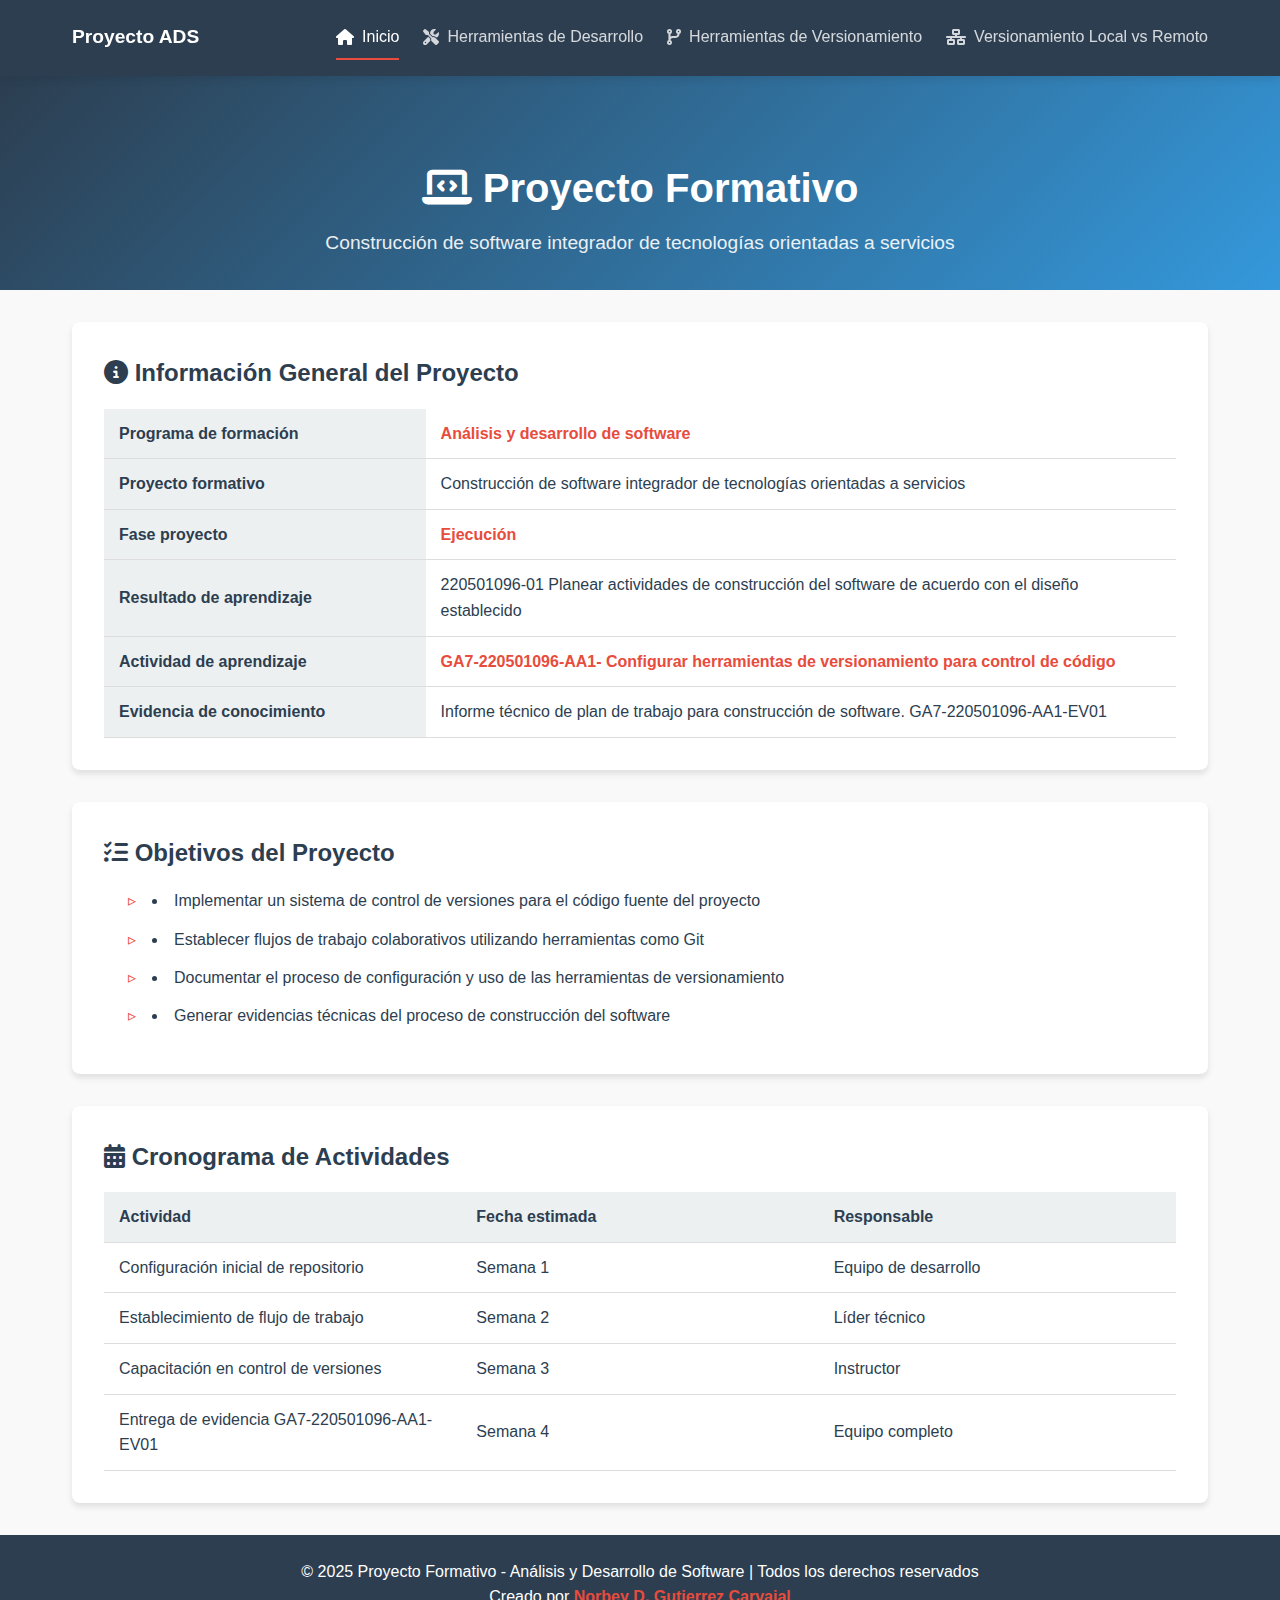
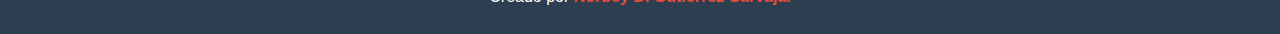
<file: index.html>
<!DOCTYPE html>
<html lang="es">
<head>
  <meta charset="UTF-8">
  <meta name="viewport" content="width=device-width, initial-scale=1.0">
  <title>Proyecto Formativo - Construcción de Software</title>
  <link rel="stylesheet" href="https://cdnjs.cloudflare.com/ajax/libs/font-awesome/6.4.0/css/all.min.css">
  <link rel="stylesheet" href="css/index.css">
</head>
<body>
<!-- Barra de Navegación -->
<nav class="main-nav">
  <div class="nav-container">
    <a href="index.html" class="nav-logo">Proyecto ADS</a>
    <div class="nav-links">
      <a href="index.html" class="nav-link active"><i class="fas fa-home"></i> Inicio</a>
      <a href="herramientas-desarrollo.html" class="nav-link"><i class="fas fa-tools"></i> Herramientas de Desarrollo</a>
      <a href="herramientas-versionamiento.html" class="nav-link"><i class="fas fa-code-branch"></i> Herramientas de Versionamiento</a>
      <a href="versionamiento.html" class="nav-link"><i class="fas fa-network-wired"></i> Versionamiento Local vs Remoto</a>
    </div>
  </div>
</nav>

<header>
  <div class="header-content">
    <h1><i class="fas fa-laptop-code"></i> Proyecto Formativo</h1>
    <p class="subtitle">Construcción de software integrador de tecnologías orientadas a servicios</p>
  </div>
</header>

<main class="container">
  <section class="info-card">
    <h2><i class="fas fa-info-circle"></i> Información General del Proyecto</h2>
    <table>
      <tr>
        <th>Programa de formación</th>
        <td class="highlight">Análisis y desarrollo de software</td>
      </tr>
      <tr>
        <th>Proyecto formativo</th>
        <td>Construcción de software integrador de tecnologías orientadas a servicios</td>
      </tr>
      <tr>
        <th>Fase proyecto</th>
        <td class="highlight">Ejecución</td>
      </tr>
      <tr>
        <th>Resultado de aprendizaje</th>
        <td>220501096-01 Planear actividades de construcción del software de acuerdo con el diseño establecido</td>
      </tr>
      <tr>
        <th>Actividad de aprendizaje</th>
        <td class="highlight">GA7-220501096-AA1- Configurar herramientas de versionamiento para control de código</td>
      </tr>
      <tr>
        <th>Evidencia de conocimiento</th>
        <td>Informe técnico de plan de trabajo para construcción de software. GA7-220501096-AA1-EV01</td>
      </tr>
    </table>
  </section>

  <section class="info-card">
    <h2><i class="fas fa-tasks"></i> Objetivos del Proyecto</h2>
    <ul class="custom-list">
      <li>Implementar un sistema de control de versiones para el código fuente del proyecto</li>
      <li>Establecer flujos de trabajo colaborativos utilizando herramientas como Git</li>
      <li>Documentar el proceso de configuración y uso de las herramientas de versionamiento</li>
      <li>Generar evidencias técnicas del proceso de construcción del software</li>
    </ul>
  </section>

  <section class="info-card">
    <h2><i class="fas fa-calendar-alt"></i> Cronograma de Actividades</h2>
    <table>
      <tr>
        <th>Actividad</th>
        <th>Fecha estimada</th>
        <th>Responsable</th>
      </tr>
      <tr>
        <td>Configuración inicial de repositorio</td>
        <td>Semana 1</td>
        <td>Equipo de desarrollo</td>
      </tr>
      <tr>
        <td>Establecimiento de flujo de trabajo</td>
        <td>Semana 2</td>
        <td>Líder técnico</td>
      </tr>
      <tr>
        <td>Capacitación en control de versiones</td>
        <td>Semana 3</td>
        <td>Instructor</td>
      </tr>
      <tr>
        <td>Entrega de evidencia GA7-220501096-AA1-EV01</td>
        <td>Semana 4</td>
        <td>Equipo completo</td>
      </tr>
    </table>
  </section>
</main>

<footer>
  <p>© 2025 Proyecto Formativo - Análisis y Desarrollo de Software | Todos los derechos reservados</p>
  <p class="creator">Creado por <span class="highlight">Norbey D. Gutierrez Carvajal</span></p>
</footer>
</body>
</html>
</file>
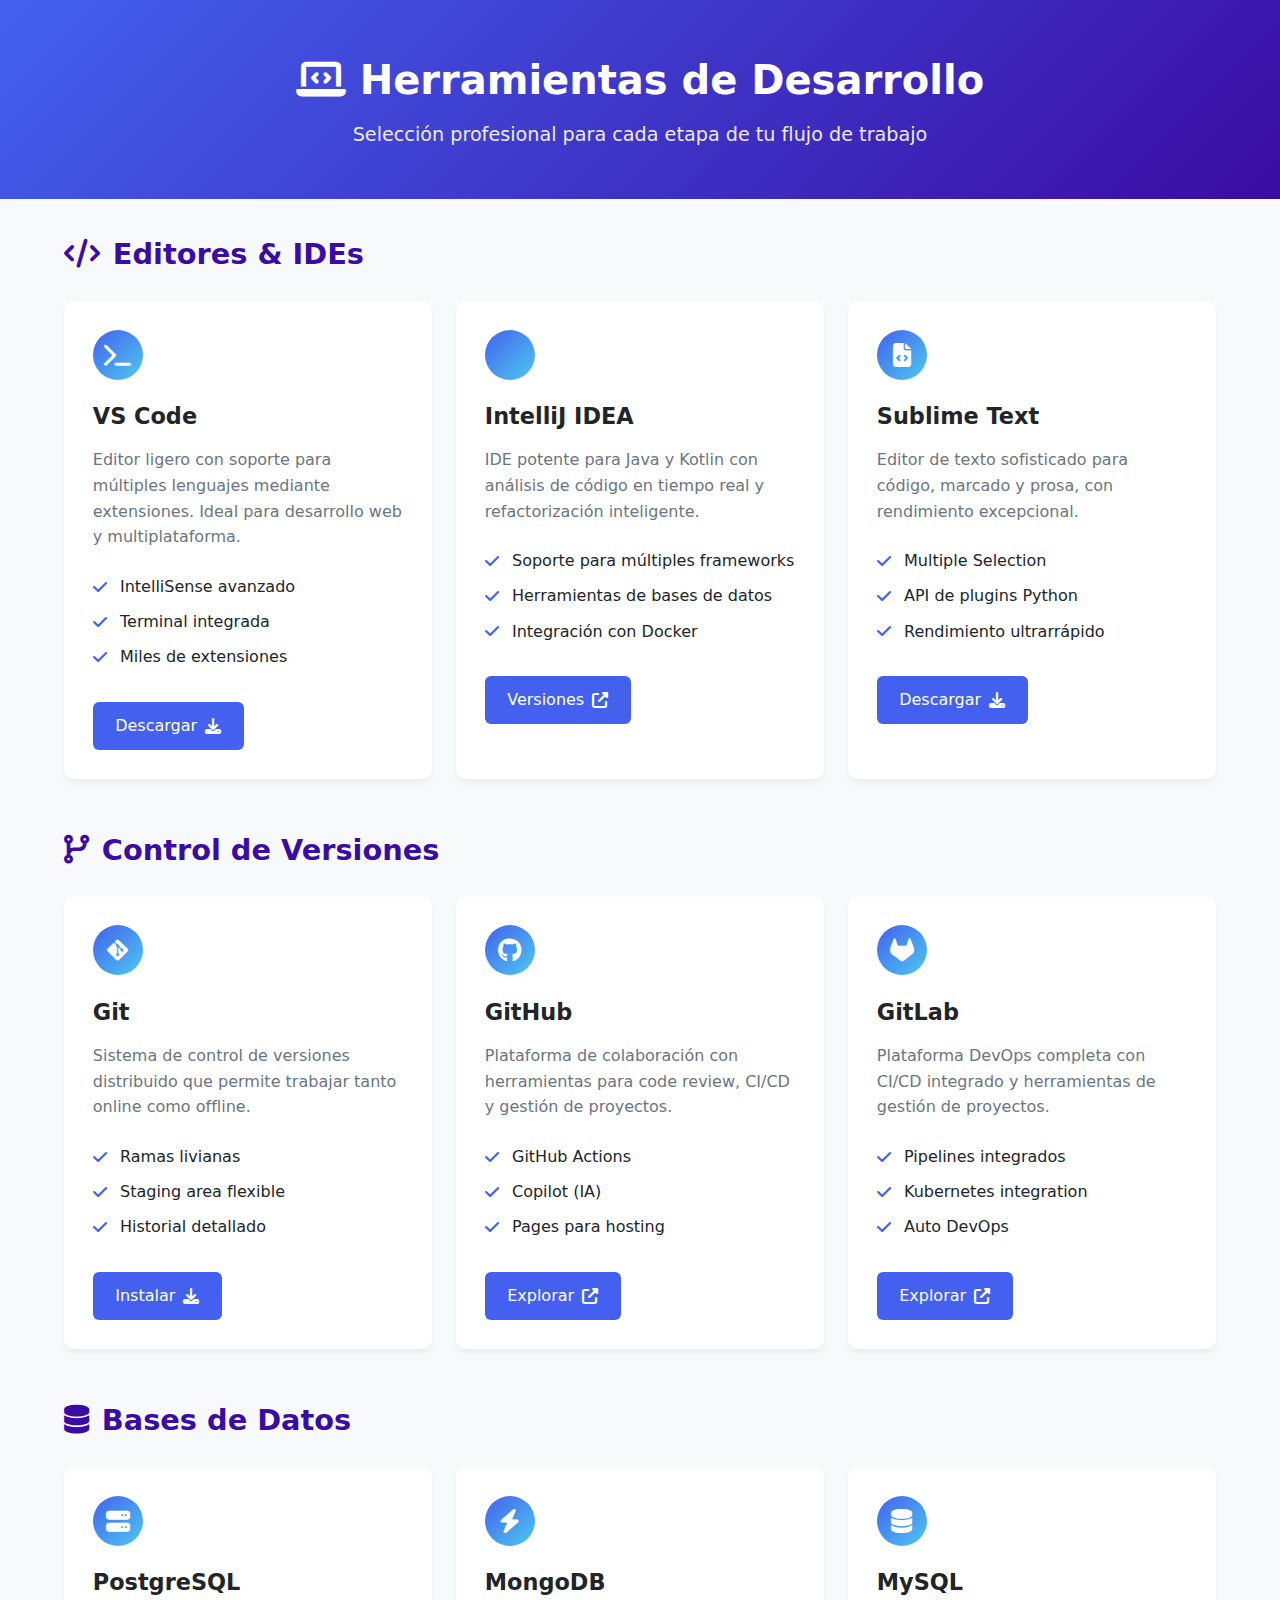
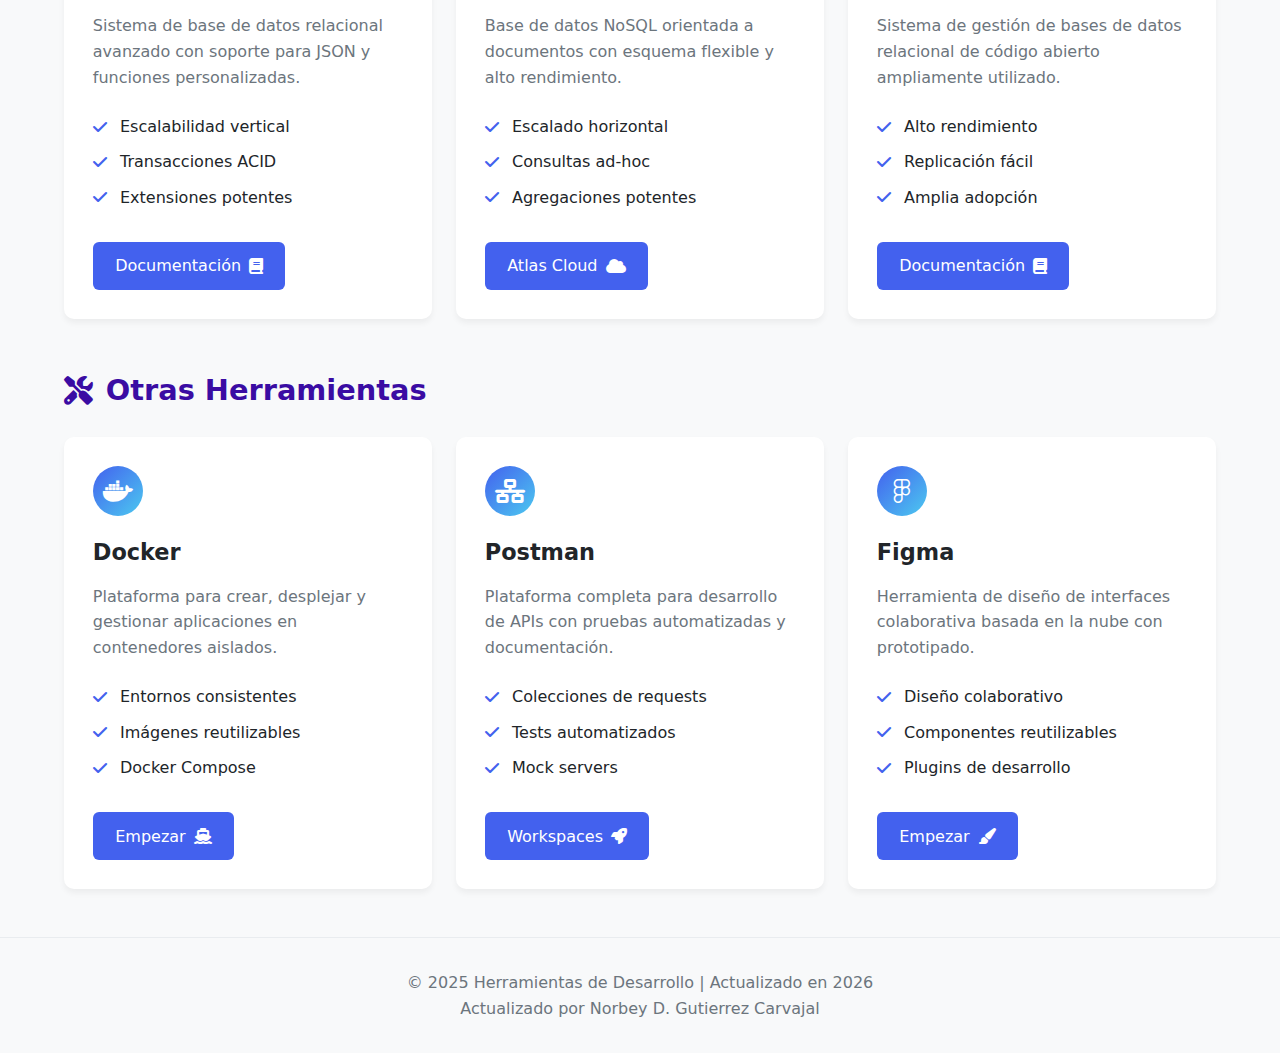
<file: herramientas-desarrollo.html>
<!DOCTYPE html>
<html lang="es">
<head>
  <meta charset="UTF-8">
  <meta name="viewport" content="width=device-width, initial-scale=1.0">
  <title>Herramientas Esenciales de Desarrollo</title>
  <link rel="stylesheet" href="https://cdnjs.cloudflare.com/ajax/libs/font-awesome/6.4.0/css/all.min.css">
  <link rel="stylesheet" href="css/estilos-herramientas.css">
</head>
<body>
<header>
  <h1><i class="fas fa-laptop-code"></i> Herramientas de Desarrollo</h1>
  <p class="subtitle">Selección profesional para cada etapa de tu flujo de trabajo</p>
</header>

<main>
  <div class="tools-container">
    <!-- Editores de Código -->
    <section class="tool-section">
      <h2><i class="fas fa-code"></i> Editores & IDEs</h2>
      <div class="tools-grid">
        <article class="tool-card">
          <div class="tool-icon">
            <i class="fas fa-terminal"></i>
          </div>
          <h3>VS Code</h3>
          <p>Editor ligero con soporte para múltiples lenguajes mediante extensiones. Ideal para desarrollo web y multiplataforma.</p>
          <ul class="tool-features">
            <li><i class="fas fa-check"></i> IntelliSense avanzado</li>
            <li><i class="fas fa-check"></i> Terminal integrada</li>
            <li><i class="fas fa-check"></i> Miles de extensiones</li>
          </ul>
          <a href="https://code.visualstudio.com/" class="tool-btn">Descargar <i class="fas fa-download"></i></a>
        </article>

        <article class="tool-card">
          <div class="tool-icon">
            <i class="fab fa-jetbrains"></i>
          </div>
          <h3>IntelliJ IDEA</h3>
          <p>IDE potente para Java y Kotlin con análisis de código en tiempo real y refactorización inteligente.</p>
          <ul class="tool-features">
            <li><i class="fas fa-check"></i> Soporte para múltiples frameworks</li>
            <li><i class="fas fa-check"></i> Herramientas de bases de datos</li>
            <li><i class="fas fa-check"></i> Integración con Docker</li>
          </ul>
          <a href="https://www.jetbrains.com/idea/" class="tool-btn">Versiones <i class="fas fa-external-link-alt"></i></a>
        </article>

        <article class="tool-card">
          <div class="tool-icon">
            <i class="fas fa-file-code"></i>
          </div>
          <h3>Sublime Text</h3>
          <p>Editor de texto sofisticado para código, marcado y prosa, con rendimiento excepcional.</p>
          <ul class="tool-features">
            <li><i class="fas fa-check"></i> Multiple Selection</li>
            <li><i class="fas fa-check"></i> API de plugins Python</li>
            <li><i class="fas fa-check"></i> Rendimiento ultrarrápido</li>
          </ul>
          <a href="https://www.sublimetext.com/" class="tool-btn">Descargar <i class="fas fa-download"></i></a>
        </article>
      </div>
    </section>

    <!-- Control de Versiones -->
    <section class="tool-section">
      <h2><i class="fas fa-code-branch"></i> Control de Versiones</h2>
      <div class="tools-grid">
        <article class="tool-card">
          <div class="tool-icon">
            <i class="fab fa-git-alt"></i>
          </div>
          <h3>Git</h3>
          <p>Sistema de control de versiones distribuido que permite trabajar tanto online como offline.</p>
          <ul class="tool-features">
            <li><i class="fas fa-check"></i> Ramas livianas</li>
            <li><i class="fas fa-check"></i> Staging area flexible</li>
            <li><i class="fas fa-check"></i> Historial detallado</li>
          </ul>
          <a href="https://git-scm.com/" class="tool-btn">Instalar <i class="fas fa-download"></i></a>
        </article>

        <article class="tool-card">
          <div class="tool-icon">
            <i class="fab fa-github"></i>
          </div>
          <h3>GitHub</h3>
          <p>Plataforma de colaboración con herramientas para code review, CI/CD y gestión de proyectos.</p>
          <ul class="tool-features">
            <li><i class="fas fa-check"></i> GitHub Actions</li>
            <li><i class="fas fa-check"></i> Copilot (IA)</li>
            <li><i class="fas fa-check"></i> Pages para hosting</li>
          </ul>
          <a href="https://github.com/" class="tool-btn">Explorar <i class="fas fa-external-link-alt"></i></a>
        </article>

        <article class="tool-card">
          <div class="tool-icon">
            <i class="fab fa-gitlab"></i>
          </div>
          <h3>GitLab</h3>
          <p>Plataforma DevOps completa con CI/CD integrado y herramientas de gestión de proyectos.</p>
          <ul class="tool-features">
            <li><i class="fas fa-check"></i> Pipelines integrados</li>
            <li><i class="fas fa-check"></i> Kubernetes integration</li>
            <li><i class="fas fa-check"></i> Auto DevOps</li>
          </ul>
          <a href="https://gitlab.com/" class="tool-btn">Explorar <i class="fas fa-external-link-alt"></i></a>
        </article>
      </div>
    </section>

    <!-- Bases de Datos -->
    <section class="tool-section">
      <h2><i class="fas fa-database"></i> Bases de Datos</h2>
      <div class="tools-grid">
        <article class="tool-card">
          <div class="tool-icon">
            <i class="fas fa-server"></i>
          </div>
          <h3>PostgreSQL</h3>
          <p>Sistema de base de datos relacional avanzado con soporte para JSON y funciones personalizadas.</p>
          <ul class="tool-features">
            <li><i class="fas fa-check"></i> Escalabilidad vertical</li>
            <li><i class="fas fa-check"></i> Transacciones ACID</li>
            <li><i class="fas fa-check"></i> Extensiones potentes</li>
          </ul>
          <a href="https://www.postgresql.org/" class="tool-btn">Documentación <i class="fas fa-book"></i></a>
        </article>

        <article class="tool-card">
          <div class="tool-icon">
            <i class="fas fa-bolt"></i>
          </div>
          <h3>MongoDB</h3>
          <p>Base de datos NoSQL orientada a documentos con esquema flexible y alto rendimiento.</p>
          <ul class="tool-features">
            <li><i class="fas fa-check"></i> Escalado horizontal</li>
            <li><i class="fas fa-check"></i> Consultas ad-hoc</li>
            <li><i class="fas fa-check"></i> Agregaciones potentes</li>
          </ul>
          <a href="https://www.mongodb.com/" class="tool-btn">Atlas Cloud <i class="fas fa-cloud"></i></a>
        </article>

        <article class="tool-card">
          <div class="tool-icon">
            <i class="fas fa-database"></i>
          </div>
          <h3>MySQL</h3>
          <p>Sistema de gestión de bases de datos relacional de código abierto ampliamente utilizado.</p>
          <ul class="tool-features">
            <li><i class="fas fa-check"></i> Alto rendimiento</li>
            <li><i class="fas fa-check"></i> Replicación fácil</li>
            <li><i class="fas fa-check"></i> Amplia adopción</li>
          </ul>
          <a href="https://www.mysql.com/" class="tool-btn">Documentación <i class="fas fa-book"></i></a>
        </article>
      </div>
    </section>

    <!-- Otras Herramientas -->
    <section class="tool-section">
      <h2><i class="fas fa-tools"></i> Otras Herramientas</h2>
      <div class="tools-grid">
        <article class="tool-card">
          <div class="tool-icon">
            <i class="fab fa-docker"></i>
          </div>
          <h3>Docker</h3>
          <p>Plataforma para crear, desplejar y gestionar aplicaciones en contenedores aislados.</p>
          <ul class="tool-features">
            <li><i class="fas fa-check"></i> Entornos consistentes</li>
            <li><i class="fas fa-check"></i> Imágenes reutilizables</li>
            <li><i class="fas fa-check"></i> Docker Compose</li>
          </ul>
          <a href="https://www.docker.com/" class="tool-btn">Empezar <i class="fas fa-ship"></i></a>
        </article>

        <article class="tool-card">
          <div class="tool-icon">
            <i class="fas fa-network-wired"></i>
          </div>
          <h3>Postman</h3>
          <p>Plataforma completa para desarrollo de APIs con pruebas automatizadas y documentación.</p>
          <ul class="tool-features">
            <li><i class="fas fa-check"></i> Colecciones de requests</li>
            <li><i class="fas fa-check"></i> Tests automatizados</li>
            <li><i class="fas fa-check"></i> Mock servers</li>
          </ul>
          <a href="https://www.postman.com/" class="tool-btn">Workspaces <i class="fas fa-rocket"></i></a>
        </article>

        <article class="tool-card">
          <div class="tool-icon">
            <i class="fab fa-figma"></i>
          </div>
          <h3>Figma</h3>
          <p>Herramienta de diseño de interfaces colaborativa basada en la nube con prototipado.</p>
          <ul class="tool-features">
            <li><i class="fas fa-check"></i> Diseño colaborativo</li>
            <li><i class="fas fa-check"></i> Componentes reutilizables</li>
            <li><i class="fas fa-check"></i> Plugins de desarrollo</li>
          </ul>
          <a href="https://www.figma.com/" class="tool-btn">Empezar <i class="fas fa-paint-brush"></i></a>
        </article>
      </div>
    </section>
  </div>
</main>

<footer>
  <p>© 2025 Herramientas de Desarrollo | Actualizado en <span id="current-year"></span></p>
  <p class="creator">Actualizado por <span class="highlight">Norbey D. Gutierrez Carvajal</span></p>
</footer>

<script>
  document.getElementById('current-year').textContent = new Date().getFullYear();
</script>
</body>
</html>
</file>
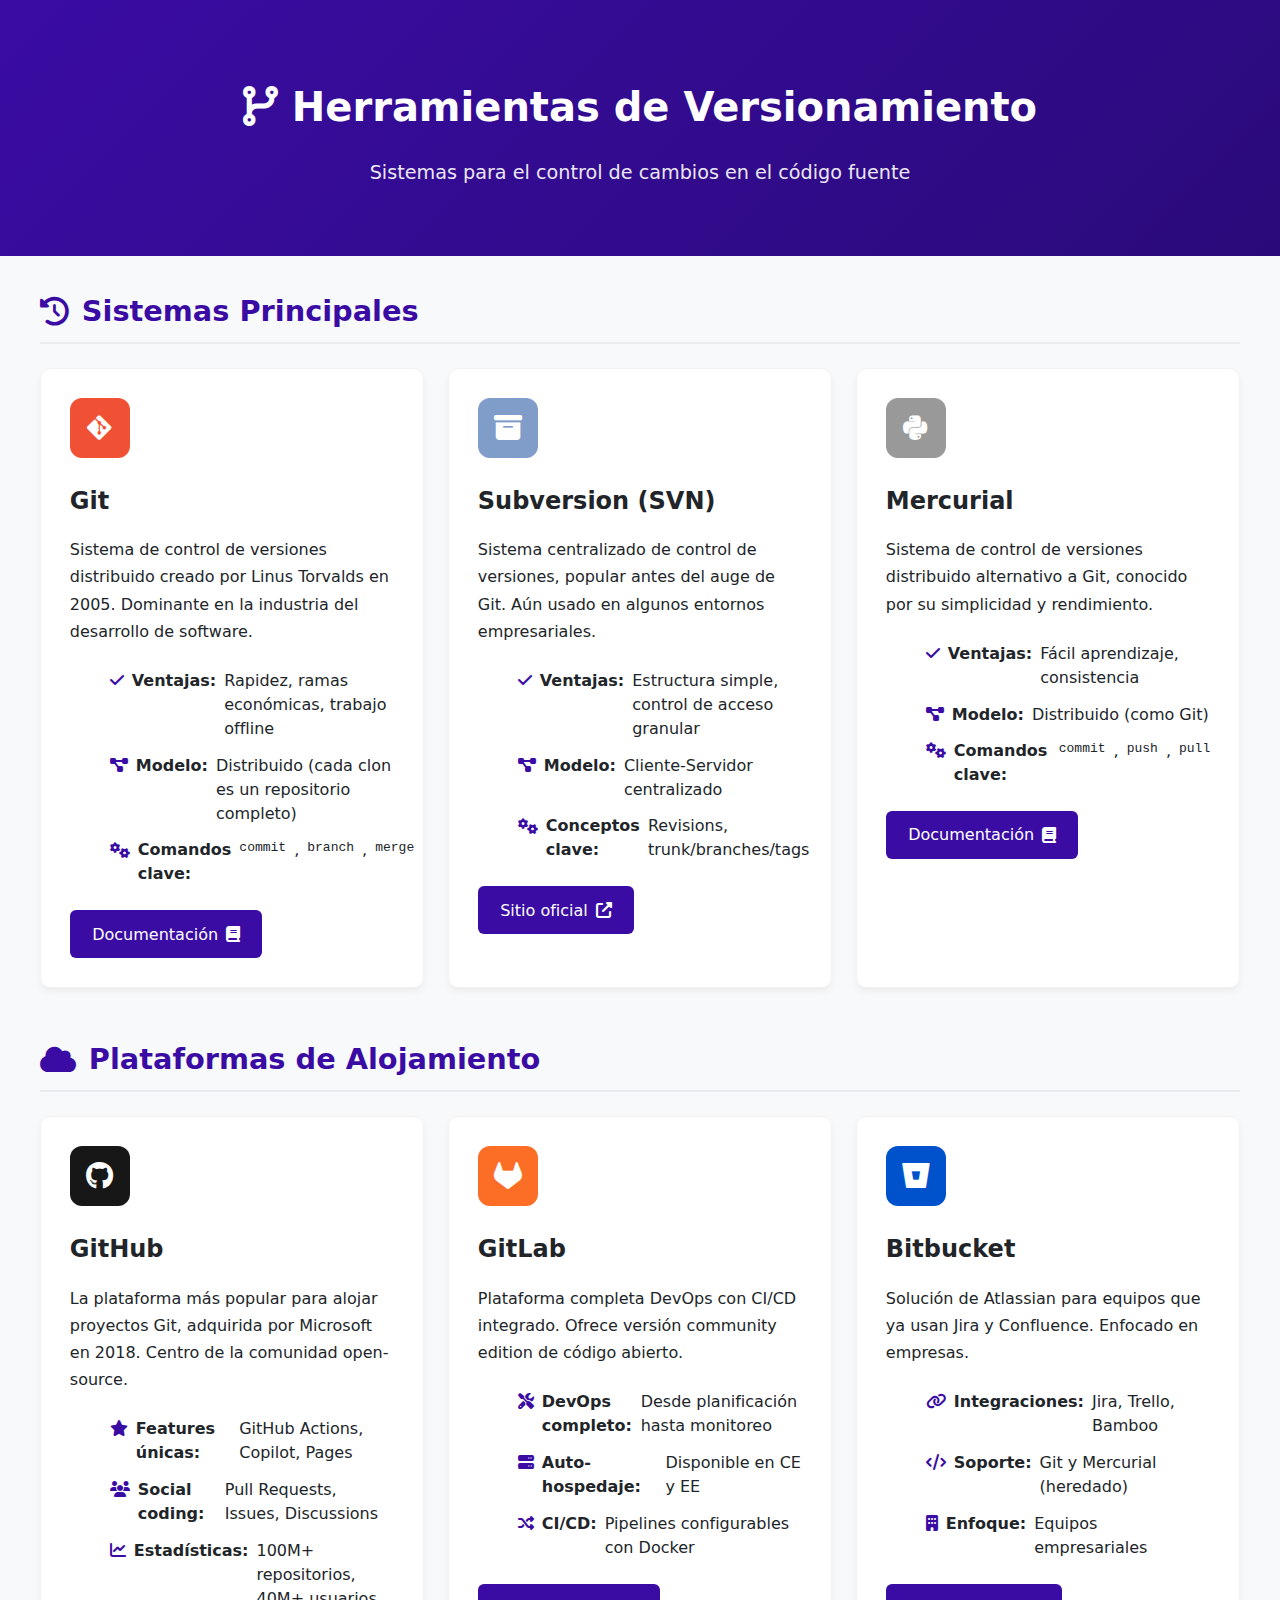
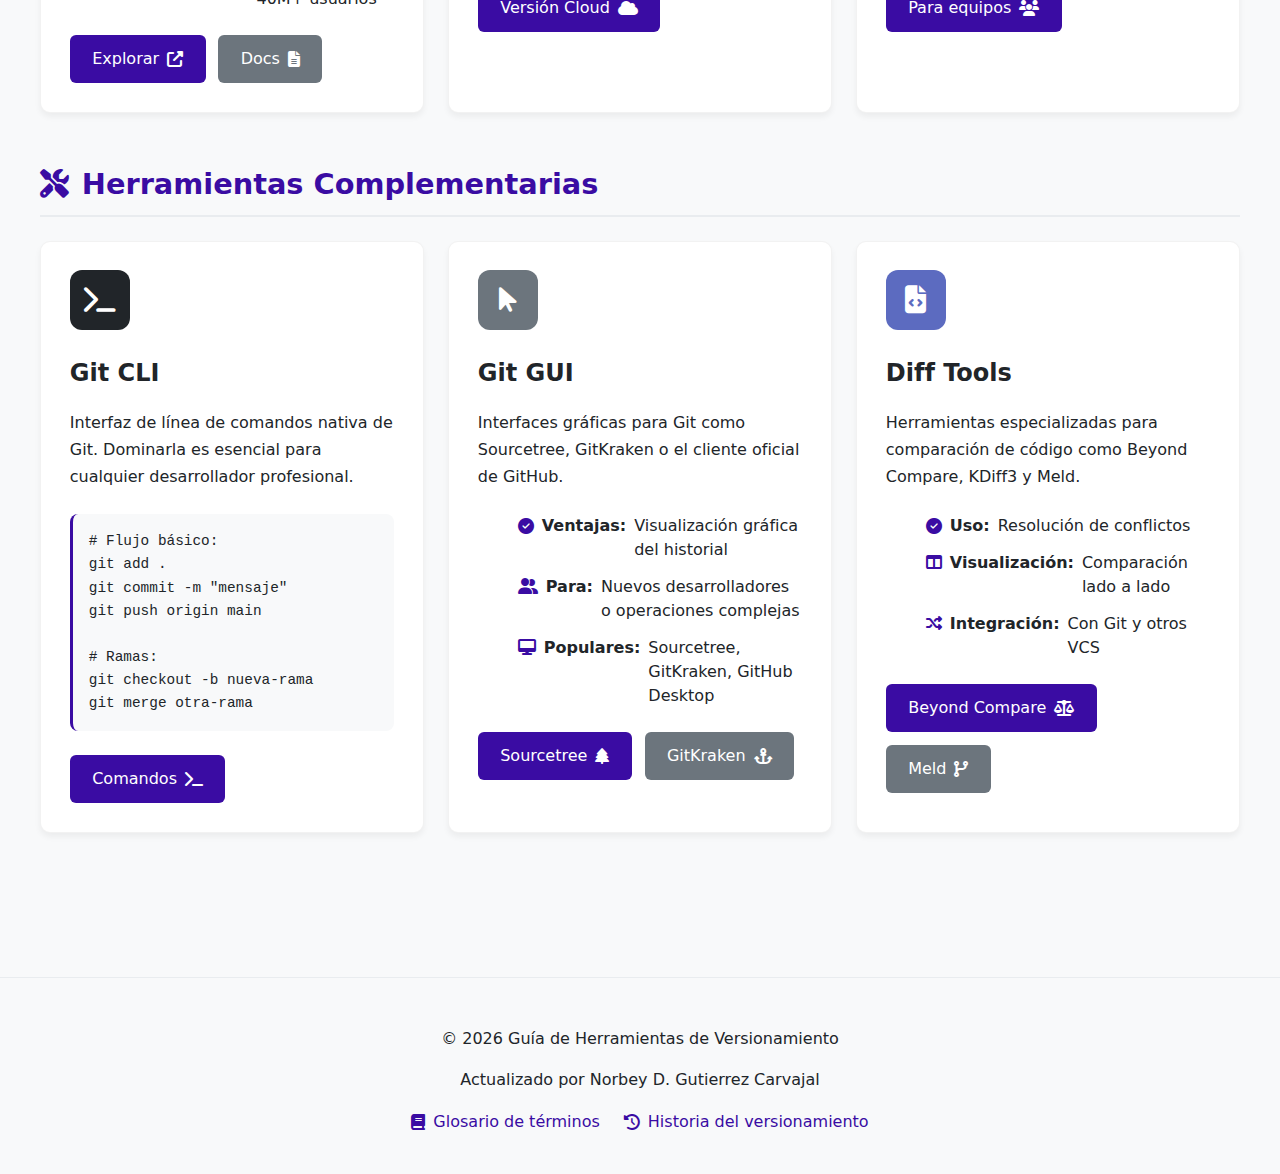
<file: herramientas-versionamiento.html>
<!DOCTYPE html>
<html lang="es">
<head>
  <meta charset="UTF-8">
  <meta name="viewport" content="width=device-width, initial-scale=1.0">
  <title>Herramientas de Versionamiento</title>
  <link rel="stylesheet" href="https://cdnjs.cloudflare.com/ajax/libs/font-awesome/6.4.0/css/all.min.css">
  <link rel="stylesheet" href="css/estilos-versionamiento.css">
</head>
<body>
<header>
  <h1><i class="fas fa-code-branch"></i> Herramientas de Versionamiento</h1>
  <p class="subtitle">Sistemas para el control de cambios en el código fuente</p>
</header>

<main>
  <div class="tools-container">
    <!-- Sistemas de Control de Versiones -->
    <section class="tool-section">
      <h2><i class="fas fa-history"></i> Sistemas Principales</h2>
      <div class="tools-grid">
        <article class="tool-card">
          <div class="tool-icon git">
            <i class="fab fa-git-alt"></i>
          </div>
          <h3>Git</h3>
          <p>Sistema de control de versiones distribuido creado por Linus Torvalds en 2005. Dominante en la industria del desarrollo de software.</p>
          <ul class="tool-features">
            <li><i class="fas fa-check"></i> <strong>Ventajas:</strong> Rapidez, ramas económicas, trabajo offline</li>
            <li><i class="fas fa-project-diagram"></i> <strong>Modelo:</strong> Distribuido (cada clon es un repositorio completo)</li>
            <li><i class="fas fa-cogs"></i> <strong>Comandos clave:</strong> <code>commit</code>, <code>branch</code>, <code>merge</code></li>
          </ul>
          <div class="tool-footer">
            <a href="https://git-scm.com/" class="tool-btn">Documentación <i class="fas fa-book"></i></a>
          </div>
        </article>

        <article class="tool-card">
          <div class="tool-icon svn">
            <i class="fas fa-archive"></i>
          </div>
          <h3>Subversion (SVN)</h3>
          <p>Sistema centralizado de control de versiones, popular antes del auge de Git. Aún usado en algunos entornos empresariales.</p>
          <ul class="tool-features">
            <li><i class="fas fa-check"></i> <strong>Ventajas:</strong> Estructura simple, control de acceso granular</li>
            <li><i class="fas fa-project-diagram"></i> <strong>Modelo:</strong> Cliente-Servidor centralizado</li>
            <li><i class="fas fa-cogs"></i> <strong>Conceptos clave:</strong> Revisions, trunk/branches/tags</li>
          </ul>
          <div class="tool-footer">
            <a href="https://subversion.apache.org/" class="tool-btn">Sitio oficial <i class="fas fa-external-link-alt"></i></a>
          </div>
        </article>

        <article class="tool-card">
          <div class="tool-icon mercurial">
            <i class="fab fa-python"></i>
          </div>
          <h3>Mercurial</h3>
          <p>Sistema de control de versiones distribuido alternativo a Git, conocido por su simplicidad y rendimiento.</p>
          <ul class="tool-features">
            <li><i class="fas fa-check"></i> <strong>Ventajas:</strong> Fácil aprendizaje, consistencia</li>
            <li><i class="fas fa-project-diagram"></i> <strong>Modelo:</strong> Distribuido (como Git)</li>
            <li><i class="fas fa-cogs"></i> <strong>Comandos clave:</strong> <code>commit</code>, <code>push</code>, <code>pull</code></li>
          </ul>
          <div class="tool-footer">
            <a href="https://www.mercurial-scm.org/" class="tool-btn">Documentación <i class="fas fa-book"></i></a>
          </div>
        </article>
      </div>
    </section>

    <!-- Plataformas de Alojamiento -->
    <section class="tool-section">
      <h2><i class="fas fa-cloud"></i> Plataformas de Alojamiento</h2>
      <div class="tools-grid">
        <article class="tool-card">
          <div class="tool-icon github">
            <i class="fab fa-github"></i>
          </div>
          <h3>GitHub</h3>
          <p>La plataforma más popular para alojar proyectos Git, adquirida por Microsoft en 2018. Centro de la comunidad open-source.</p>
          <ul class="tool-features">
            <li><i class="fas fa-star"></i> <strong>Features únicas:</strong> GitHub Actions, Copilot, Pages</li>
            <li><i class="fas fa-users"></i> <strong>Social coding:</strong> Pull Requests, Issues, Discussions</li>
            <li><i class="fas fa-chart-line"></i> <strong>Estadísticas:</strong> 100M+ repositorios, 40M+ usuarios</li>
          </ul>
          <div class="tool-footer">
            <a href="https://github.com/" class="tool-btn">Explorar <i class="fas fa-external-link-alt"></i></a>
            <a href="https://docs.github.com/" class="tool-btn secondary">Docs <i class="fas fa-file-alt"></i></a>
          </div>
        </article>

        <article class="tool-card">
          <div class="tool-icon gitlab">
            <i class="fab fa-gitlab"></i>
          </div>
          <h3>GitLab</h3>
          <p>Plataforma completa DevOps con CI/CD integrado. Ofrece versión community edition de código abierto.</p>
          <ul class="tool-features">
            <li><i class="fas fa-tools"></i> <strong>DevOps completo:</strong> Desde planificación hasta monitoreo</li>
            <li><i class="fas fa-server"></i> <strong>Auto-hospedaje:</strong> Disponible en CE y EE</li>
            <li><i class="fas fa-random"></i> <strong>CI/CD:</strong> Pipelines configurables con Docker</li>
          </ul>
          <div class="tool-footer">
            <a href="https://gitlab.com/" class="tool-btn">Versión Cloud <i class="fas fa-cloud"></i></a>
          </div>
        </article>

        <article class="tool-card">
          <div class="tool-icon bitbucket">
            <i class="fab fa-bitbucket"></i>
          </div>
          <h3>Bitbucket</h3>
          <p>Solución de Atlassian para equipos que ya usan Jira y Confluence. Enfocado en empresas.</p>
          <ul class="tool-features">
            <li><i class="fas fa-link"></i> <strong>Integraciones:</strong> Jira, Trello, Bamboo</li>
            <li><i class="fas fa-code"></i> <strong>Soporte:</strong> Git y Mercurial (heredado)</li>
            <li><i class="fas fa-building"></i> <strong>Enfoque:</strong> Equipos empresariales</li>
          </ul>
          <div class="tool-footer">
            <a href="https://bitbucket.org/" class="tool-btn">Para equipos <i class="fas fa-users"></i></a>
          </div>
        </article>
      </div>
    </section>

    <!-- Herramientas Complementarias -->
    <section class="tool-section">
      <h2><i class="fas fa-tools"></i> Herramientas Complementarias</h2>
      <div class="tools-grid">
        <article class="tool-card">
          <div class="tool-icon cli">
            <i class="fas fa-terminal"></i>
          </div>
          <h3>Git CLI</h3>
          <p>Interfaz de línea de comandos nativa de Git. Dominarla es esencial para cualquier desarrollador profesional.</p>
          <div class="code-sample">
                            <pre><code># Flujo básico:
git add .
git commit -m "mensaje"
git push origin main

# Ramas:
git checkout -b nueva-rama
git merge otra-rama</code></pre>
          </div>
          <div class="tool-footer">
            <a href="https://git-scm.com/docs" class="tool-btn">Comandos <i class="fas fa-terminal"></i></a>
          </div>
        </article>

        <article class="tool-card">
          <div class="tool-icon gui">
            <i class="fas fa-mouse-pointer"></i>
          </div>
          <h3>Git GUI</h3>
          <p>Interfaces gráficas para Git como Sourcetree, GitKraken o el cliente oficial de GitHub.</p>
          <ul class="tool-features">
            <li><i class="fas fa-check-circle"></i> <strong>Ventajas:</strong> Visualización gráfica del historial</li>
            <li><i class="fas fa-user-friends"></i> <strong>Para:</strong> Nuevos desarrolladores o operaciones complejas</li>
            <li><i class="fas fa-desktop"></i> <strong>Populares:</strong> Sourcetree, GitKraken, GitHub Desktop</li>
          </ul>
          <div class="tool-footer">
            <a href="https://www.sourcetreeapp.com/" class="tool-btn">Sourcetree <i class="fas fa-tree"></i></a>
            <a href="https://www.gitkraken.com/" class="tool-btn secondary">GitKraken <i class="fas fa-anchor"></i></a>
          </div>
        </article>

        <article class="tool-card">
          <div class="tool-icon diff">
            <i class="fas fa-file-code"></i>
          </div>
          <h3>Diff Tools</h3>
          <p>Herramientas especializadas para comparación de código como Beyond Compare, KDiff3 y Meld.</p>
          <ul class="tool-features">
            <li><i class="fas fa-check-circle"></i> <strong>Uso:</strong> Resolución de conflictos</li>
            <li><i class="fas fa-columns"></i> <strong>Visualización:</strong> Comparación lado a lado</li>
            <li><i class="fas fa-random"></i> <strong>Integración:</strong> Con Git y otros VCS</li>
          </ul>
          <div class="tool-footer">
            <a href="https://www.scootersoftware.com/" class="tool-btn">Beyond Compare <i class="fas fa-balance-scale"></i></a>
            <a href="https://meldmerge.org/" class="tool-btn secondary">Meld <i class="fas fa-code-branch"></i></a>
          </div>
        </article>
      </div>
    </section>
  </div>
</main>

<footer>
  <p>© <span id="current-year"></span> Guía de Herramientas de Versionamiento</p>
  <p class="creator">Actualizado por <span class="highlight">Norbey D. Gutierrez Carvajal</span></p>
  <div class="footer-links">
    <a href="#"><i class="fas fa-book"></i> Glosario de términos</a>
    <a href="#"><i class="fas fa-history"></i> Historia del versionamiento</a>
  </div>
</footer>

<script>
  document.getElementById('current-year').textContent = new Date().getFullYear();
</script>
</body>
</html>
</file>
<file: css/index.css>
:root {
  --primary: #2c3e50;
  --secondary: #3498db;
  --accent: #e74c3c;
  --light: #ecf0f1;
  --dark: #2c3e50;
}

* {
  margin: 0;
  padding: 0;
  box-sizing: border-box;
  font-family: 'Segoe UI', Tahoma, Geneva, Verdana, sans-serif;
}

body {
  background-color: #f9f9f9;
  color: var(--dark);
  line-height: 1.6;
}

/* Barra de Navegación */
.main-nav {
  background-color: var(--primary);
  padding: 1rem 0;
  position: sticky;
  top: 0;
  z-index: 100;
  box-shadow: 0 2px 10px rgba(0, 0, 0, 0.1);
}

.nav-container {
  max-width: 1200px;
  margin: 0 auto;
  padding: 0 2rem;
  display: flex;
  justify-content: space-between;
  align-items: center;
}

.nav-logo {
  color: white;
  font-weight: 700;
  font-size: 1.2rem;
  text-decoration: none;
}

.nav-links {
  display: flex;
  gap: 1.5rem;
}

.nav-link {
  color: rgba(255, 255, 255, 0.8);
  text-decoration: none;
  display: flex;
  align-items: center;
  gap: 0.5rem;
  transition: color 0.3s;
  padding: 0.5rem 0;
  border-bottom: 2px solid transparent;
}

.nav-link:hover {
  color: white;
}

.nav-link.active {
  color: white;
  border-bottom: 2px solid var(--accent);
}

header {
  background: linear-gradient(135deg, var(--primary), var(--secondary));
  color: white;
  padding: 5rem 0 2rem;
  text-align: center;
}

.header-content {
  max-width: 1200px;
  margin: 0 auto;
  padding: 0 2rem;
}

h1 {
  font-size: 2.5rem;
  margin-bottom: 0.5rem;
}

.subtitle {
  font-size: 1.2rem;
  opacity: 0.9;
}

.container {
  max-width: 1200px;
  margin: 2rem auto;
  padding: 0 2rem;
}

.info-card {
  background: white;
  border-radius: 8px;
  box-shadow: 0 4px 6px rgba(0, 0, 0, 0.1);
  padding: 2rem;
  margin-bottom: 2rem;
}

table {
  width: 100%;
  border-collapse: collapse;
  margin-top: 1rem;
}

th, td {
  padding: 12px 15px;
  text-align: left;
  border-bottom: 1px solid #ddd;
}

th {
  background-color: var(--light);
  color: var(--dark);
  width: 30%;
}

.highlight {
  color: var(--accent);
  font-weight: 600;
}

.custom-list {
  padding-left: 1.5rem;
  margin-top: 1rem;
  list-style-position: inside;
}

.custom-list li {
  margin-bottom: 0.8rem;
  position: relative;
  padding-left: 1.5rem;
}

.custom-list li::before {
  content: "▹";
  position: absolute;
  left: 0;
  color: var(--accent);
}

footer {
  background-color: var(--dark);
  color: white;
  text-align: center;
  padding: 1.5rem;
  margin-top: 2rem;
}

@media (max-width: 768px) {
  .nav-container {
    flex-direction: column;
    gap: 1rem;
  }

  .nav-links {
    width: 100%;
    justify-content: space-around;
  }

  .nav-link {
    font-size: 0.9rem;
  }

  header {
    padding: 6rem 0 2rem;
  }

  h1 {
    font-size: 2rem;
  }

  table {
    display: block;
    overflow-x: auto;
  }

  th, td {
    padding: 8px 10px;
  }

  .custom-list {
    padding-left: 1rem;
  }

  .custom-list li {
    padding-left: 1rem;
  }
}
</file>
<file: css/estilos-herramientas.css>
/* Variables de color */
:root {
  --primary: #4361ee;
  --primary-dark: #3a0ca3;
  --secondary: #4cc9f0;
  --dark: #212529;
  --light: #f8f9fa;
  --gray: #6c757d;
  --card-bg: #ffffff;
}

/* Estilos base */
* {
  margin: 0;
  padding: 0;
  box-sizing: border-box;
}

body {
  font-family: 'Segoe UI', system-ui, sans-serif;
  line-height: 1.6;
  color: var(--dark);
  background-color: var(--light);
}

/* Header con gradiente */
header {
  background: linear-gradient(135deg, var(--primary), var(--primary-dark));
  color: white;
  text-align: center;
  padding: 3rem 1rem;
  margin-bottom: 2rem;
}

header h1 {
  font-size: 2.5rem;
  margin-bottom: 0.5rem;
}

header .subtitle {
  font-size: 1.2rem;
  opacity: 0.9;
}

/* Contenedor principal */
.tools-container {
  max-width: 1200px;
  margin: 0 auto;
  padding: 0 1.5rem;
}

/* Secciones de herramientas */
.tool-section {
  margin-bottom: 3rem;
}

.tool-section h2 {
  font-size: 1.8rem;
  margin-bottom: 1.5rem;
  color: var(--primary-dark);
  display: flex;
  align-items: center;
  gap: 0.8rem;
}

/* Grid de herramientas */
.tools-grid {
  display: grid;
  grid-template-columns: repeat(auto-fill, minmax(350px, 1fr));
  gap: 1.5rem;
}

/* Tarjetas de herramientas */
.tool-card {
  background: var(--card-bg);
  border-radius: 10px;
  padding: 1.8rem;
  box-shadow: 0 4px 6px rgba(0, 0, 0, 0.05);
  transition: transform 0.3s ease, box-shadow 0.3s ease;
}

.tool-card:hover {
  transform: translateY(-5px);
  box-shadow: 0 10px 20px rgba(0, 0, 0, 0.1);
}

.tool-icon {
  width: 50px;
  height: 50px;
  background: linear-gradient(135deg, var(--primary), var(--secondary));
  color: white;
  border-radius: 50%;
  display: flex;
  align-items: center;
  justify-content: center;
  font-size: 1.5rem;
  margin-bottom: 1.2rem;
}

.tool-card h3 {
  font-size: 1.4rem;
  margin-bottom: 0.8rem;
  color: var(--dark);
}

.tool-card p {
  color: var(--gray);
  margin-bottom: 1.2rem;
  line-height: 1.6;
}

/* Lista de características */
.tool-features {
  margin: 1.5rem 0;
}

.tool-features li {
  list-style: none;
  margin-bottom: 0.6rem;
  display: flex;
  align-items: center;
  gap: 0.5rem;
}

.tool-features i {
  color: var(--primary);
  width: 1.2rem;
}

/* Botones */
.tool-btn {
  display: inline-flex;
  align-items: center;
  gap: 0.5rem;
  padding: 0.7rem 1.4rem;
  background-color: var(--primary);
  color: white;
  text-decoration: none;
  border-radius: 6px;
  font-weight: 500;
  transition: background-color 0.3s;
  margin-top: 0.5rem;
}

.tool-btn:hover {
  background-color: var(--primary-dark);
}

/* Footer */
footer {
  text-align: center;
  padding: 2rem;
  color: var(--gray);
  margin-top: 3rem;
  border-top: 1px solid #e9ecef;
}

/* Responsividad */
@media (max-width: 768px) {
  header {
    padding: 2rem 1rem;
  }

  header h1 {
    font-size: 2rem;
  }

  .tools-grid {
    grid-template-columns: 1fr;
  }

  .tool-card {
    padding: 1.5rem;
  }
}
</file>
<file: css/estilos-versionamiento.css>
:root {
  --primary: #3a0ca3;
  --primary-dark: #2a0a7a;
  --secondary: #4cc9f0;
  --dark: #212529;
  --light: #f8f9fa;
  --card-bg: #ffffff;
  --git: #f05033;
  --github: #181717;
  --gitlab: #fc6d26;
  --bitbucket: #0052cc;
  --svn: #809cc9;
  --mercurial: #999999;
  --diff-tools: #5c6bc0;
}

/* Estilos base */
body {
  font-family: 'Segoe UI', system-ui, sans-serif;
  line-height: 1.6;
  color: var(--dark);
  background-color: var(--light);
  padding: 0;
  margin: 0;
}

header {
  background: linear-gradient(135deg, var(--primary), var(--primary-dark));
  color: white;
  text-align: center;
  padding: 3rem 1rem;
  margin-bottom: 2rem;
}

h1 {
  font-size: 2.5rem;
  margin-bottom: 0.5rem;
}

.subtitle {
  font-size: 1.2rem;
  opacity: 0.9;
}

/* Contenedor principal */
.tools-container {
  max-width: 1200px;
  margin: 0 auto;
  padding: 0 1.5rem 3rem;
}

/* Secciones */
.tool-section {
  margin-bottom: 3rem;
}

.tool-section h2 {
  font-size: 1.8rem;
  margin-bottom: 1.5rem;
  color: var(--primary);
  display: flex;
  align-items: center;
  gap: 0.8rem;
  padding-bottom: 0.5rem;
  border-bottom: 2px solid #e9ecef;
}

/* Grid de herramientas */
.tools-grid {
  display: grid;
  grid-template-columns: repeat(auto-fill, minmax(350px, 1fr));
  gap: 1.5rem;
}

/* Tarjetas */
.tool-card {
  background: var(--card-bg);
  border-radius: 10px;
  padding: 1.8rem;
  box-shadow: 0 4px 6px rgba(0, 0, 0, 0.05);
  transition: transform 0.3s ease, box-shadow 0.3s ease;
  border: 1px solid rgba(0, 0, 0, 0.05);
}

.tool-card:hover {
  transform: translateY(-5px);
  box-shadow: 0 10px 20px rgba(0, 0, 0, 0.1);
}

/* Iconos */
.tool-icon {
  width: 60px;
  height: 60px;
  display: flex;
  align-items: center;
  justify-content: center;
  color: white;
  border-radius: 12px;
  font-size: 1.75rem;
  margin-bottom: 1.2rem;
}

.tool-icon.git { background-color: var(--git); }
.tool-icon.svn { background-color: var(--svn); }
.tool-icon.github { background-color: var(--github); }
.tool-icon.gitlab { background-color: var(--gitlab); }
.tool-icon.bitbucket { background-color: var(--bitbucket); }
.tool-icon.cli { background-color: var(--dark); }
.tool-icon.gui { background-color: #6c757d; }
.tool-icon.mercurial { background-color: var(--mercurial); }
.tool-icon.diff { background-color: var(--diff-tools); }

/* Contenido de tarjetas */
.tool-card h3 {
  font-size: 1.5rem;
  margin-bottom: 1rem;
  color: var(--dark);
}

.tool-card p {
  color: var(--dark);
  margin-bottom: 1.2rem;
  line-height: 1.7;
}

/* Listas de características */
.tool-features {
  margin: 1.5rem 0;
}

.tool-features li {
  list-style: none;
  margin-bottom: 0.8rem;
  display: flex;
  align-items: flex-start;
  gap: 0.5rem;
  line-height: 1.5;
}

.tool-features i {
  color: var(--primary);
  margin-top: 0.2rem;
  flex-shrink: 0;
}

/* Ejemplos de código */
.code-sample {
  background: #f8f9fa;
  border-radius: 8px;
  padding: 1rem;
  margin: 1.5rem 0;
  overflow-x: auto;
  border-left: 3px solid var(--primary);
}

.code-sample pre {
  font-family: 'Fira Code', 'Courier New', monospace;
  font-size: 0.9rem;
  white-space: pre-wrap;
  margin: 0;
}

/* Botones */
.tool-footer {
  margin-top: 1.5rem;
  display: flex;
  gap: 0.8rem;
  flex-wrap: wrap;
}

.tool-btn {
  display: inline-flex;
  align-items: center;
  gap: 0.5rem;
  padding: 0.7rem 1.4rem;
  background-color: var(--primary);
  color: white;
  text-decoration: none;
  border-radius: 6px;
  font-weight: 500;
  transition: all 0.3s;
}

.tool-btn:hover {
  background-color: var(--primary-dark);
  transform: translateY(-2px);
}

.tool-btn.secondary {
  background-color: #6c757d;
}

.tool-btn.secondary:hover {
  background-color: #5a6268;
}

/* Footer */
footer {
  text-align: center;
  padding: 2rem;
  color: var(--dark);
  margin-top: 3rem;
  border-top: 1px solid #e9ecef;
  background-color: #f8f9fa;
}

.footer-links {
  display: flex;
  justify-content: center;
  gap: 1.5rem;
  margin-top: 1rem;
  flex-wrap: wrap;
}

.footer-links a {
  color: var(--primary);
  text-decoration: none;
  transition: color 0.3s;
  display: flex;
  align-items: center;
  gap: 0.5rem;
}

.footer-links a:hover {
  color: var(--primary-dark);
}

/* Responsividad */
@media (max-width: 768px) {
  header {
    padding: 2rem 1rem;
  }

  h1 {
    font-size: 2rem;
  }

  .tools-grid {
    grid-template-columns: 1fr;
  }

  .tool-card {
    padding: 1.5rem;
  }

  .footer-links {
    flex-direction: column;
    gap: 0.5rem;
  }
}
</file>
